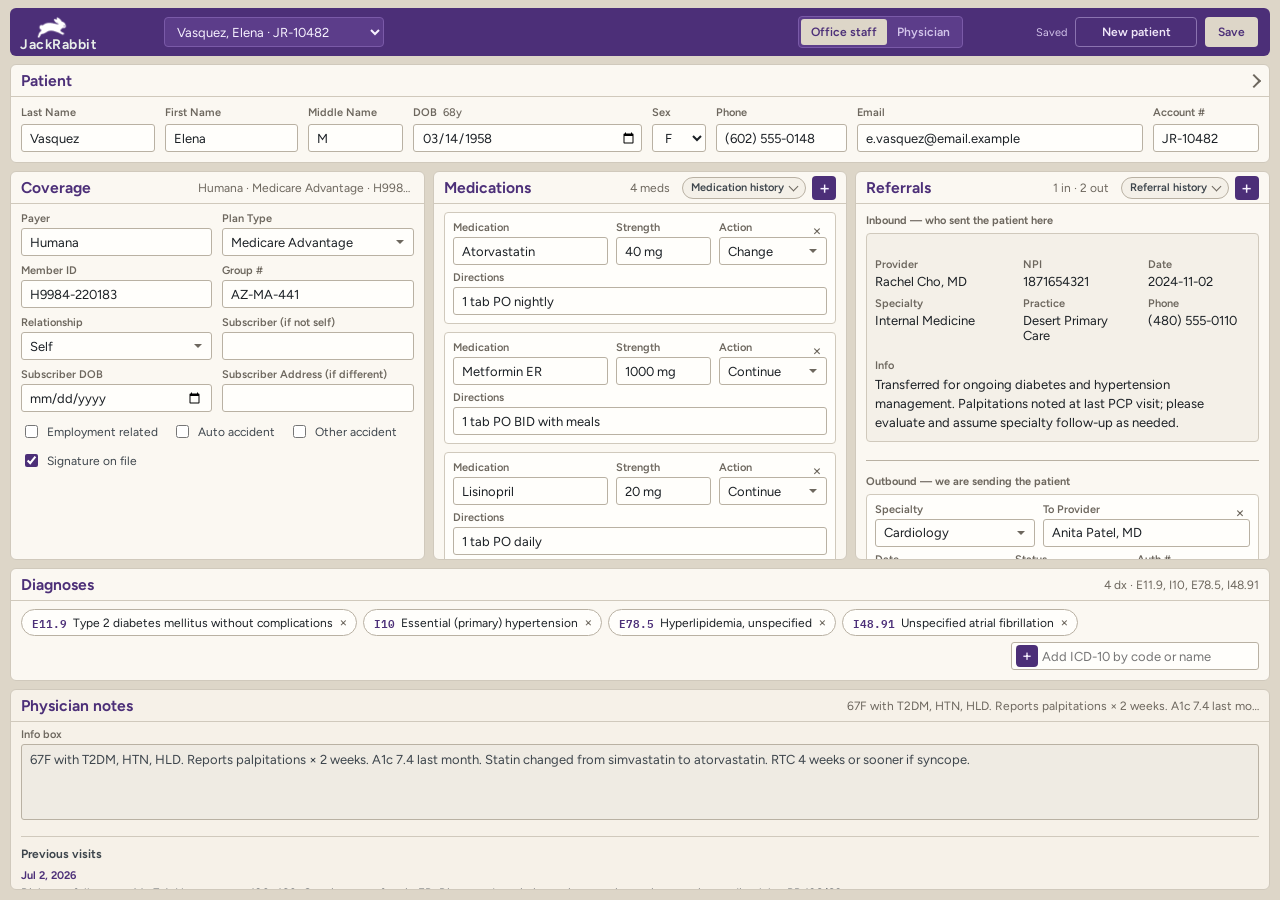
<file: index.html>
<!DOCTYPE html>
<html lang="en">
  <head>
    <meta charset="UTF-8" />
    <meta name="viewport" content="width=1280" />
    <title>JackRabbit — Patient chart</title>
    <link rel="preconnect" href="https://fonts.googleapis.com" />
    <link rel="preconnect" href="https://fonts.gstatic.com" crossorigin />
    <link
      href="https://fonts.googleapis.com/css2?family=Figtree:ital,wght@0,400;0,500;0,600;0,700;1,400&family=IBM+Plex+Mono:wght@500;600&display=swap"
      rel="stylesheet"
    />
    <link rel="stylesheet" href="css/app.css?v=27" />
  </head>
  <body data-role="staff">
    <div class="app" id="app">
      <header class="topbar">
        <div class="brand">
          <img
            class="logo-rabbit"
            src="img/jackrabbit-mark.png"
            alt=""
            width="41"
            height="25"
          />
          <div class="wordmark">JackRabbit</div>
        </div>
        <div class="patient-switch">
          <label class="visually-hidden" for="patientSelect">Patient</label>
          <select id="patientSelect"></select>
        </div>
        <div class="role" role="group" aria-label="Current user">
          <button type="button" id="roleStaff" aria-pressed="true">Office staff</button>
          <button type="button" id="rolePhysician" aria-pressed="false">Physician</button>
        </div>
        <div class="top-actions">
          <div class="save-meta" id="saveMeta">Saved</div>
          <div class="new-patient-slot">
            <button type="button" class="btn btn-ghost staff-field" id="btnNew">New patient</button>
            <button type="button" class="btn btn-ghost staff-field" id="btnCancelNew" hidden>Cancel</button>
          </div>
          <button type="button" class="btn btn-primary" id="btnSave">Save</button>
        </div>
      </header>

      <section class="panel identity" id="secIdentity" data-section="identity">
        <div class="panel-h collapsible" data-collapse="identity">
          <h2>Patient</h2>
          <span class="chevron" aria-hidden="true"></span>
        </div>
        <div class="panel-b">
          <div class="grid identity-main">
            <div class="field" data-required="lastName">
              <label for="lastName">Last Name</label>
              <input id="lastName" name="lastName" class="staff-field" autocomplete="off" />
            </div>
            <div class="field" data-required="firstName">
              <label for="firstName">First Name</label>
              <input id="firstName" name="firstName" class="staff-field" autocomplete="off" />
            </div>
            <div class="field field-middle">
              <label for="middleName">Middle Name</label>
              <input id="middleName" name="middleName" class="staff-field" autocomplete="off" />
            </div>
            <div class="field field-dob" data-required="dob">
              <label for="dob">DOB <span class="age" id="ageLabel"></span></label>
              <input id="dob" name="dob" type="date" class="staff-field" />
            </div>
            <div class="field" data-required="sex">
              <label for="sex">Sex</label>
              <select id="sex" name="sex" class="staff-field">
                <option value=""></option>
                <option value="F">F</option>
                <option value="M">M</option>
                <option value="X">X</option>
              </select>
            </div>
            <div class="field" data-required="phone">
              <label for="phone">Phone</label>
              <input id="phone" name="phone" class="staff-field" />
            </div>
            <div class="field">
              <label for="email">Email</label>
              <input id="email" name="email" type="email" class="staff-field" />
            </div>
            <div class="field">
              <label for="mrn">Account #</label>
              <input id="mrn" name="mrn" class="staff-field" />
            </div>
          </div>
          <div class="grid identity-more" id="identityMore" hidden>
            <div class="field">
              <label for="address">Street</label>
              <input id="address" name="address" class="staff-field" />
            </div>
            <div class="field">
              <label for="city">City</label>
              <input id="city" name="city" class="staff-field" />
            </div>
            <div class="field">
              <label for="state">State</label>
              <input id="state" name="state" maxlength="2" class="staff-field" />
            </div>
            <div class="field">
              <label for="zip">ZIP</label>
              <input id="zip" name="zip" class="staff-field" />
            </div>
            <div class="field">
              <label for="emergencyName">Emergency contact</label>
              <input id="emergencyName" name="emergencyName" class="staff-field" />
            </div>
            <div class="field">
              <label for="emergencyPhone">Emergency phone</label>
              <input id="emergencyPhone" name="emergencyPhone" class="staff-field" />
            </div>
          </div>
        </div>
      </section>

      <div class="columns">
        <section class="panel" id="secCoverage" data-section="coverage">
          <div class="panel-h static">
            <h2>Coverage</h2>
            <span class="summary" data-summary="coverage"></span>
          </div>
          <div class="panel-b">
            <div class="grid coverage-main">
              <div class="field" data-required="payerName">
                <label for="payerName">Payer</label>
                <input id="payerName" name="payerName" list="payerList" class="staff-field" />
              </div>
              <div class="field">
                <label for="insuranceType">Plan Type</label>
                <select id="insuranceType" name="insuranceType" class="staff-field"></select>
              </div>
              <div class="field" data-required="memberId">
                <label for="memberId">Member ID</label>
                <input id="memberId" name="memberId" class="staff-field" />
              </div>
              <div class="field">
                <label for="groupNumber">Group #</label>
                <input id="groupNumber" name="groupNumber" class="staff-field" />
              </div>
              <div class="field">
                <label for="relationship">Relationship</label>
                <select id="relationship" name="relationship" class="staff-field">
                  <option value="self">Self</option>
                  <option value="spouse">Spouse</option>
                  <option value="child">Child</option>
                  <option value="other">Other</option>
                </select>
              </div>
              <div class="field">
                <label for="subscriberName">Subscriber (if not self)</label>
                <input id="subscriberName" name="subscriberName" class="staff-field" />
              </div>
              <div class="field">
                <label for="subscriberDob">Subscriber DOB</label>
                <input id="subscriberDob" name="subscriberDob" type="date" class="staff-field" />
              </div>
              <div class="field">
                <label for="subscriberAddress">Subscriber Address (if different)</label>
                <input id="subscriberAddress" name="subscriberAddress" class="staff-field" />
              </div>
            </div>
            <div class="flags">
              <label class="check">
                <input type="checkbox" id="employmentRelated" name="employmentRelated" class="staff-field" />
                Employment related
              </label>
              <label class="check">
                <input type="checkbox" id="autoAccident" name="autoAccident" class="staff-field" />
                Auto accident
              </label>
              <label class="check">
                <input type="checkbox" id="otherAccident" name="otherAccident" class="staff-field" />
                Other accident
              </label>
              <label class="check">
                <input type="checkbox" id="signatureOnFile" name="signatureOnFile" class="staff-field" />
                Signature on file
              </label>
            </div>
          </div>
        </section>

        <section class="panel" id="secMeds" data-section="meds">
          <div class="panel-h static">
            <h2>Medications</h2>
            <span class="summary" data-summary="meds"></span>
            <div class="h-actions">
              <button type="button" class="history-toggle staff-field" id="btnMedHistory" aria-expanded="false">
                Medication history
                <span class="caret-mini" aria-hidden="true"></span>
              </button>
              <button type="button" class="btn-add staff-field" id="btnAddMed" aria-label="Add medication">+</button>
            </div>
          </div>
          <div class="panel-b">
            <div class="med-history" id="medHistory" hidden>
              <div class="range-row" id="medHistoryRanges" role="group" aria-label="History period"></div>
              <div id="medHistoryList"></div>
            </div>
            <div class="stack" id="medList"></div>
          </div>
        </section>

        <section class="panel" id="secReferrals" data-section="referrals">
          <div class="panel-h static">
            <h2>Referrals</h2>
            <span class="summary" data-summary="referrals"></span>
            <div class="h-actions">
              <button type="button" class="history-toggle staff-field" id="btnRefHistory" aria-expanded="false">
                Referral history
                <span class="caret-mini" aria-hidden="true"></span>
              </button>
              <button type="button" class="btn-add staff-field" id="btnAddRef" aria-label="Add outbound referral">+</button>
            </div>
          </div>
          <div class="panel-b">
            <div class="ref-history" id="refHistory" hidden>
              <div class="range-row" id="refHistoryRanges" role="group" aria-label="History period"></div>
              <div id="refHistoryList"></div>
            </div>
            <div class="subhead">Inbound — who sent the patient here</div>
            <div class="card inbound-card" id="inboundCard"></div>
            <hr class="ref-split" />
            <div class="subhead">Outbound — we are sending the patient</div>
            <div class="stack" id="refList"></div>
          </div>
        </section>
      </div>

      <section class="panel footer-dx" id="secDx" data-section="dx">
        <div class="panel-h static">
          <h2>Diagnoses</h2>
          <span class="summary" data-summary="dx"></span>
        </div>
        <div class="panel-b">
          <div class="dx-row">
            <div id="dxChips"></div>
            <div class="dx-add">
              <div class="dx-add-field">
                <button type="button" class="btn-add staff-field" id="btnAddDx" aria-label="Add diagnosis">+</button>
                <input
                  id="dxSearch"
                  class="staff-field"
                  placeholder="Add ICD-10 by code or name"
                  autocomplete="off"
                />
              </div>
              <div class="suggest" id="dxSuggest"></div>
            </div>
          </div>
        </div>
      </section>

      <section class="panel physician notes" id="secNotes" data-section="notes">
        <div class="panel-h static">
          <h2>Physician notes</h2>
          <span class="summary" data-summary="notes"></span>
        </div>
        <div class="panel-b">
          <div class="field">
            <label for="notes">Info box</label>
            <textarea id="notes" name="notes" class="physician-field"></textarea>
          </div>
          <div class="note-history">
            <h3>Previous visits</h3>
            <div id="noteHistoryList"></div>
          </div>
        </div>
      </section>
    </div>

    <div class="modal-backdrop" id="medCancelModal" hidden>
      <div class="modal" role="dialog" aria-modal="true" aria-labelledby="medCancelTitle">
        <h3 id="medCancelTitle">Remove medication</h3>
        <p class="modal-lead" id="medCancelLead"></p>
        <div class="field">
          <label for="medCancelReason">Reason for removing</label>
          <textarea id="medCancelReason" rows="3"></textarea>
        </div>
        <label class="check modal-check">
          <input type="checkbox" id="medCancelApproved" />
          I have the physician’s approval to remove this medication
        </label>
        <div class="modal-actions">
          <button type="button" class="btn btn-ghost-dark" id="medCancelDismiss">Keep medication</button>
          <button type="button" class="btn btn-danger-solid" id="medCancelConfirm" disabled>Remove</button>
        </div>
      </div>
    </div>

    <div class="modal-backdrop" id="refCancelModal" hidden>
      <div class="modal" role="dialog" aria-modal="true" aria-labelledby="refCancelTitle">
        <h3 id="refCancelTitle">Remove referral</h3>
        <p class="modal-lead" id="refCancelLead"></p>
        <div class="field">
          <label for="refCancelReason">Reason for removing</label>
          <textarea id="refCancelReason" rows="3"></textarea>
        </div>
        <label class="check modal-check">
          <input type="checkbox" id="refCancelApproved" />
          I have the physician’s approval to remove this referral
        </label>
        <div class="modal-actions">
          <button type="button" class="btn btn-ghost-dark" id="refCancelDismiss">Keep referral</button>
          <button type="button" class="btn btn-danger-solid" id="refCancelConfirm" disabled>Remove</button>
        </div>
      </div>
    </div>

    <datalist id="payerList"></datalist>
    <style>
      .visually-hidden {
        position: absolute;
        width: 1px;
        height: 1px;
        overflow: hidden;
        clip: rect(0 0 0 0);
      }
    </style>
    <script src="js/data.js?v=10"></script>
    <script src="js/app.js?v=20"></script>
  </body>
</html>
</file>
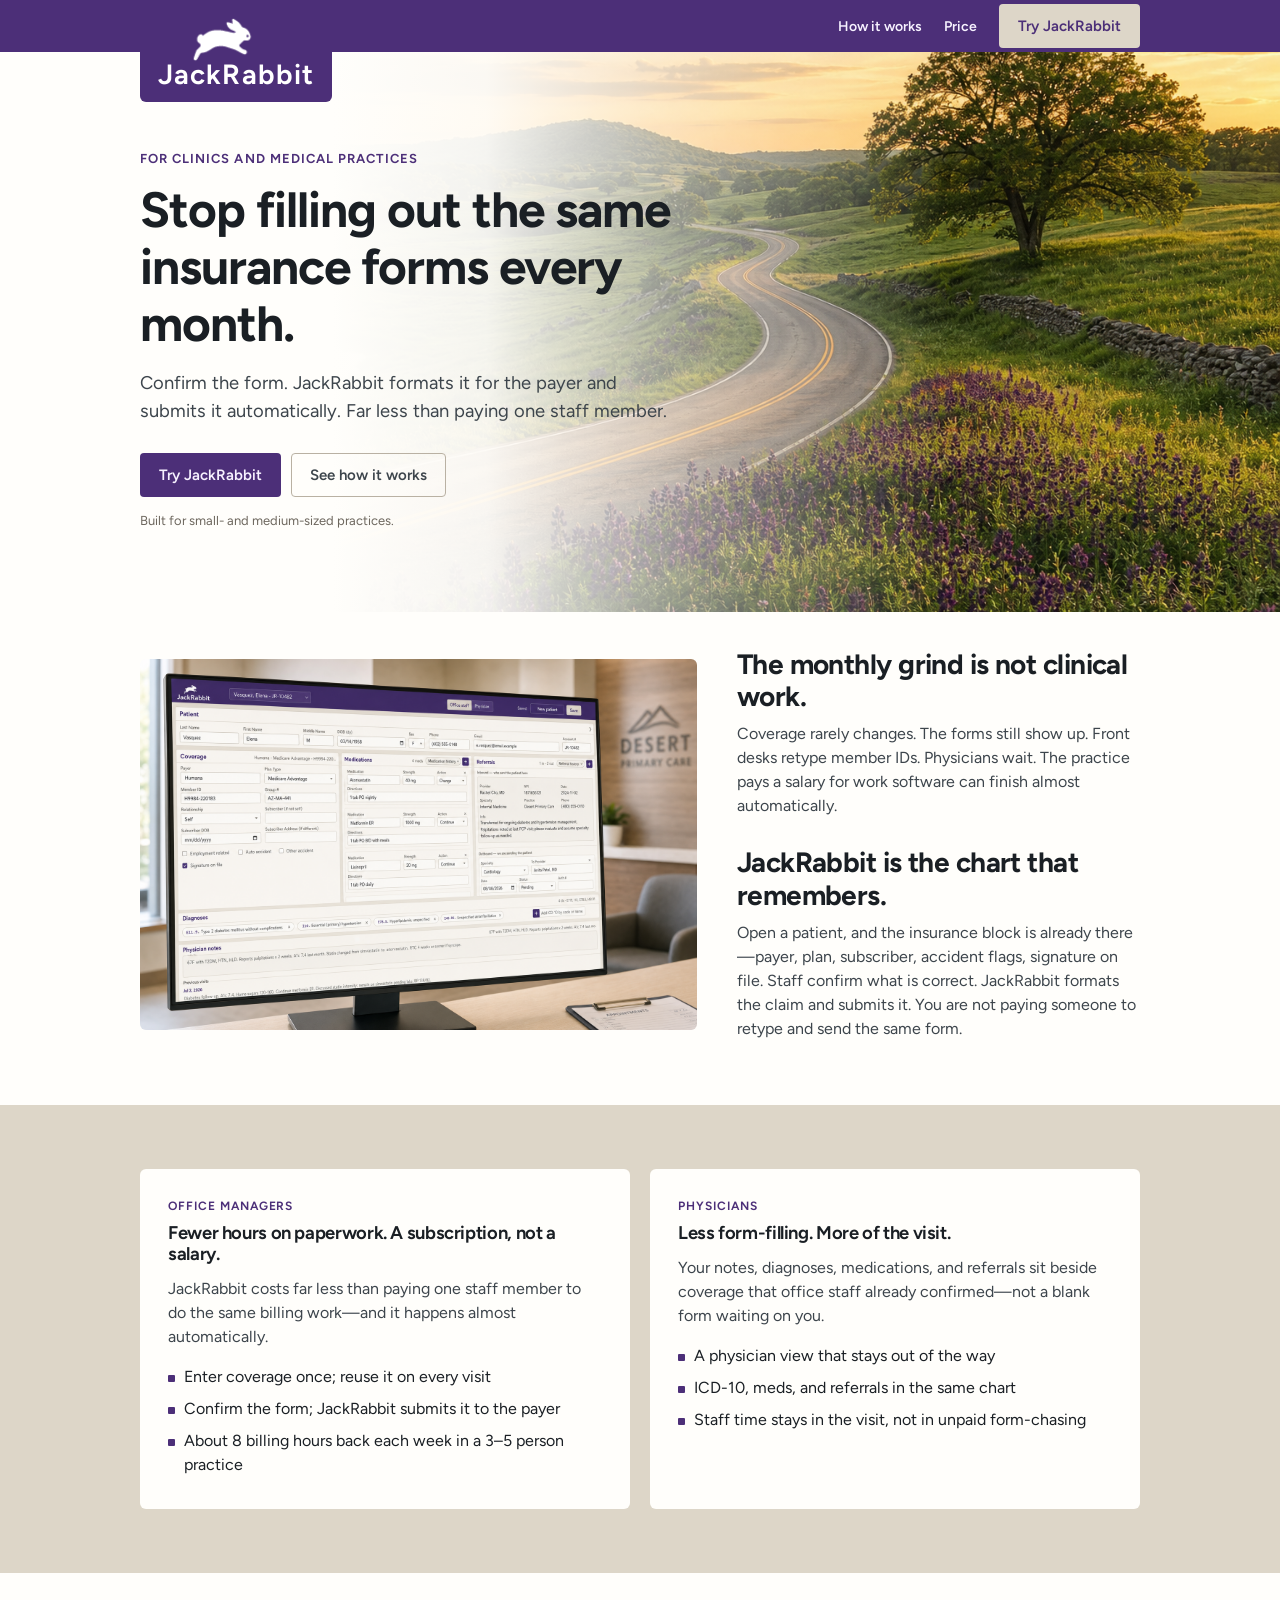
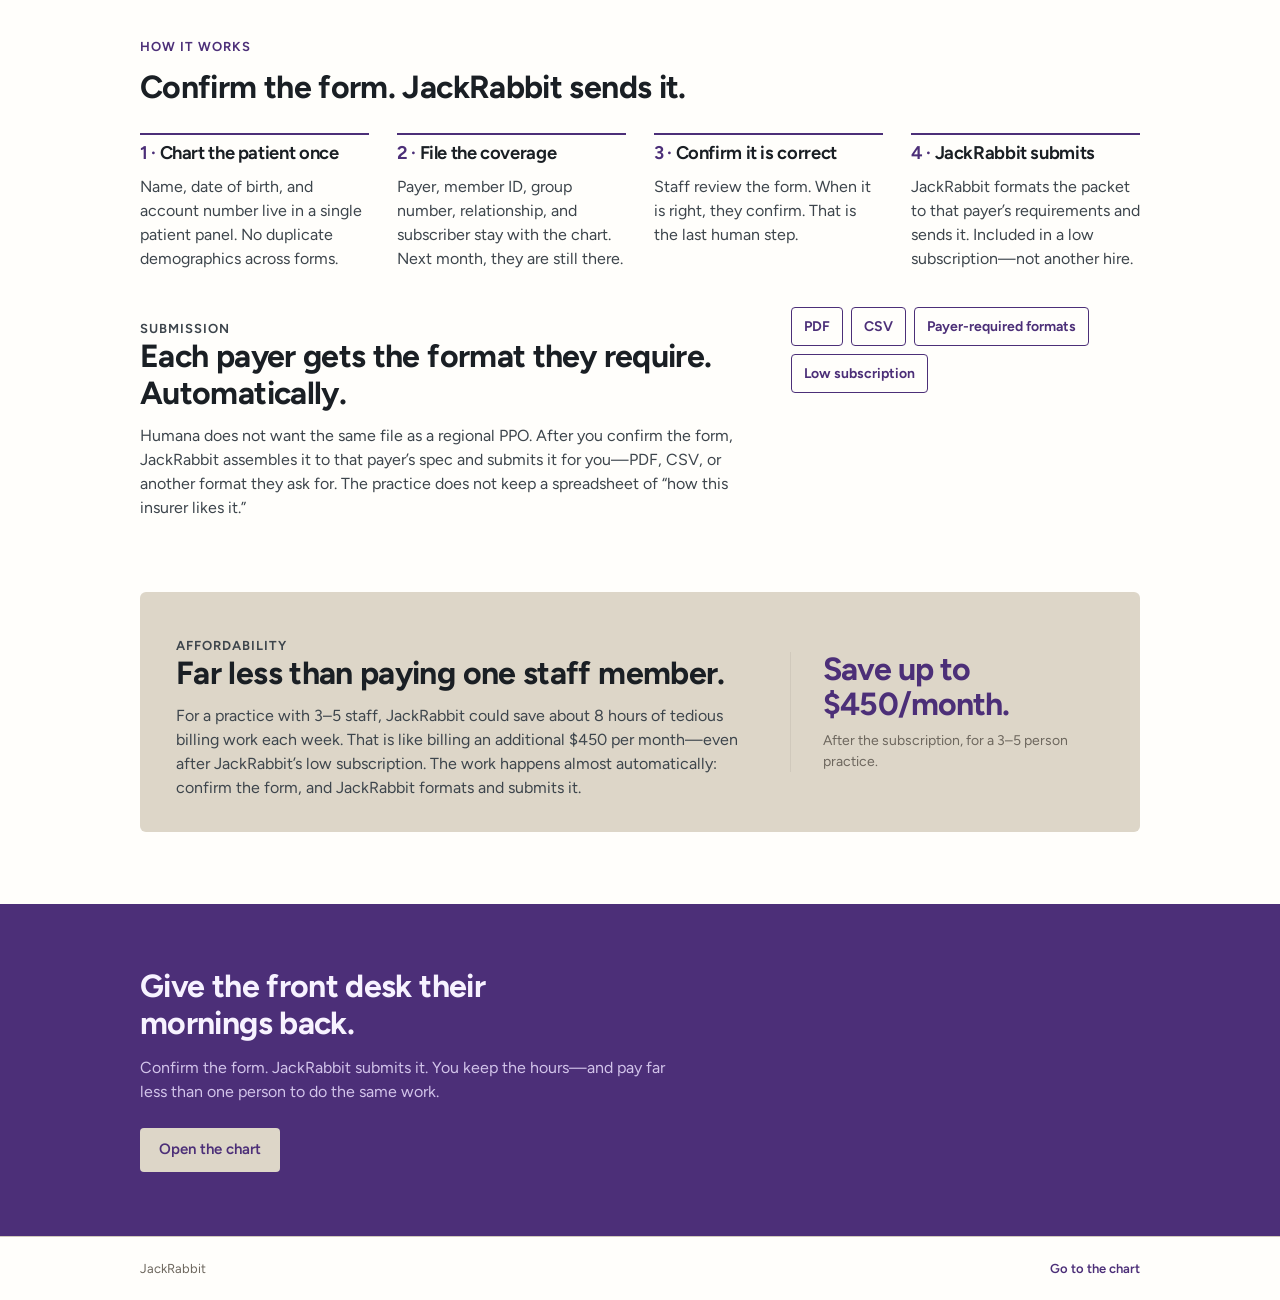
<file: landing.html>
<!DOCTYPE html>
<html lang="en">
  <head>
    <meta charset="UTF-8" />
    <meta name="viewport" content="width=device-width, initial-scale=1" />
    <title>JackRabbit — Insurance paperwork, without the payroll</title>
    <meta
      name="description"
      content="JackRabbit formats and submits insurance forms automatically. For a 3–5 person practice, that could mean about 8 fewer billing hours a week—roughly $450 extra, even after a low subscription. Far less than paying one staff member to do the same work."
    />
    <link rel="preconnect" href="https://fonts.googleapis.com" />
    <link rel="preconnect" href="https://fonts.gstatic.com" crossorigin />
    <link
      href="https://fonts.googleapis.com/css2?family=Figtree:ital,wght@0,400;0,500;0,600;0,700;1,400&display=swap"
      rel="stylesheet"
    />
    <link rel="stylesheet" href="css/landing.css" />
  </head>
  <body>
    <header class="nav">
      <div class="wrap nav-inner">
        <a class="brand" href="landing.html">
          <img
            class="logo-rabbit"
            src="img/jackrabbit-mark.png"
            alt=""
            width="41"
            height="25"
          />
          <span class="wordmark">JackRabbit</span>
        </a>
        <nav class="nav-links" aria-label="Page">
          <a href="#how">How it works</a>
          <a href="#savings">Price</a>
          <a class="btn btn-tan" href="index.html">Try JackRabbit</a>
        </nav>
      </div>
    </header>

    <main>
      <section class="hero">
        <div class="hero-bleed">
          <figure class="hero-art">
            <img
              src="img/hero-wildflowers.png?v=3"
              alt="A winding country road through green hills, a pond, and plum wildflowers."
              width="1600"
              height="900"
            />
          </figure>
          <div class="wrap">
            <div class="hero-copy">
              <p class="eyebrow">For clinics and medical practices</p>
              <h1>Stop filling out the same insurance forms every month.</h1>
              <p class="lede">
                Confirm the form. JackRabbit formats it for the payer and submits it
                automatically. Far less than paying one staff member.
              </p>
              <div class="hero-actions">
                <a class="btn btn-purple" href="index.html">Try JackRabbit</a>
                <a class="btn btn-ghost" href="#how">See how it works</a>
              </div>
              <p class="hero-note">Built for small- and medium-sized practices.</p>
            </div>
          </div>
        </div>
      </section>

      <section class="product">
        <div class="wrap product-row">
          <figure class="preview">
            <img
              src="img/product-desktop.png"
              alt="JackRabbit open on a clinic desktop, showing the full patient chart."
              width="1600"
              height="900"
            />
          </figure>
          <div class="pain-stack">
            <div>
              <h2>The monthly grind is not clinical work.</h2>
              <p>
                Coverage rarely changes. The forms still show up. Front desks retype
                member IDs. Physicians wait. The practice pays a salary for work
                software can finish almost automatically.
              </p>
            </div>
            <div>
              <h2>JackRabbit is the chart that remembers.</h2>
              <p>
                Open a patient, and the insurance block is already there—payer, plan,
                subscriber, accident flags, signature on file. Staff confirm what
                is correct. JackRabbit formats the claim and submits it. You are not
                paying someone to retype and send the same form.
              </p>
            </div>
          </div>
        </div>
      </section>

      <section class="split" id="who">
        <div class="wrap split-grid">
          <article class="audience">
            <p class="kicker">Office managers</p>
            <h3>Fewer hours on paperwork. A subscription, not a salary.</h3>
            <p>
              JackRabbit costs far less than paying one staff member to do the same
              billing work—and it happens almost automatically.
            </p>
            <ul>
              <li>Enter coverage once; reuse it on every visit</li>
              <li>Confirm the form; JackRabbit submits it to the payer</li>
              <li>About 8 billing hours back each week in a 3–5 person practice</li>
            </ul>
          </article>
          <article class="audience">
            <p class="kicker">Physicians</p>
            <h3>Less form-filling. More of the visit.</h3>
            <p>
              Your notes, diagnoses, medications, and referrals sit beside coverage
              that office staff already confirmed—not a blank form waiting on you.
            </p>
            <ul>
              <li>A physician view that stays out of the way</li>
              <li>ICD-10, meds, and referrals in the same chart</li>
              <li>Staff time stays in the visit, not in unpaid form-chasing</li>
            </ul>
          </article>
        </div>
      </section>

      <section class="steps" id="how">
        <div class="wrap">
          <p class="eyebrow">How it works</p>
          <h2>Confirm the form. JackRabbit sends it.</h2>
          <div class="step-list">
            <article class="step">
              <h3>Chart the patient once</h3>
              <p>
                Name, date of birth, and account number live in a single patient
                panel. No duplicate demographics across forms.
              </p>
            </article>
            <article class="step">
              <h3>File the coverage</h3>
              <p>
                Payer, member ID, group number, relationship, and subscriber stay
                with the chart. Next month, they are still there.
              </p>
            </article>
            <article class="step">
              <h3>Confirm it is correct</h3>
              <p>
                Staff review the form. When it is right, they confirm. That is the
                last human step.
              </p>
            </article>
            <article class="step">
              <h3>JackRabbit submits</h3>
              <p>
                JackRabbit formats the packet to that payer’s requirements and
                sends it. Included in a low subscription—not another hire.
              </p>
            </article>
          </div>
        </div>
      </section>

      <section class="formats" id="submit">
        <div class="wrap formats-grid">
          <div>
            <p class="eyebrow">Submission</p>
            <h2>Each payer gets the format they require. Automatically.</h2>
            <p>
              Humana does not want the same file as a regional PPO. After you confirm
              the form, JackRabbit assembles it to that payer’s spec and submits it
              for you—PDF, CSV, or another format they ask for. The practice does not
              keep a spreadsheet of “how this insurer likes it.”
            </p>
          </div>
          <ul class="format-list">
            <li>PDF</li>
            <li>CSV</li>
            <li>Payer-required formats</li>
            <li>Low subscription</li>
          </ul>
        </div>
      </section>

      <section class="savings" id="savings">
        <div class="wrap">
          <div class="savings-box">
            <div>
              <p class="eyebrow">Affordability</p>
              <h2>Far less than paying one staff member.</h2>
              <p>
                For a practice with 3–5 staff, JackRabbit could save about 8 hours of
                tedious billing work each week. That is like billing an additional
                $450 per month—even after JackRabbit’s low subscription. The work
                happens almost automatically: confirm the form, and JackRabbit
                formats and submits it.
              </p>
            </div>
            <div class="math">
              <strong>Save up to $450/month.</strong>
              <span>After the subscription, for a 3–5 person practice.</span>
            </div>
          </div>
        </div>
      </section>

      <section class="close">
        <div class="wrap">
          <h2>Give the front desk their mornings back.</h2>
          <p>
            Confirm the form. JackRabbit submits it. You keep the hours—and pay far
            less than one person to do the same work.
          </p>
          <div class="hero-actions">
            <a class="btn btn-tan" href="index.html">Open the chart</a>
          </div>
        </div>
      </section>
    </main>

    <footer class="foot">
      <div class="wrap foot-inner">
        <span>JackRabbit</span>
        <a href="index.html">Go to the chart</a>
      </div>
    </footer>
  </body>
</html>
</file>
<file: css/app.css>
:root {
  --header-h: 48px;
  --ink: #1a1f24;
  --ink-soft: #3d454c;
  --muted: #6d675e;
  --bg: #ddd6c8;
  --panel: #fbf8f2;
  --panel-2: #f4f0e8;
  --physician: #f6f1e8;
  --physician-edge: #4c2f78;
  --line: #d0c9bc;
  --line-strong: #b9b1a3;
  --header: #4c2f78;
  --header-2: #5c3d8a;
  --tan: #ddd6c8;
  --tan-deep: #cfc3b0;
  --teal: #4c2f78;
  --teal-hover: #3a215e;
  --teal-soft: #e8dfd0;
  --alert: #9a3412;
  --alert-bg: #fbe6d4;
  --ok: #6b5a3c;
  --ok-bg: #efe6d6;
  --pending: #854d0e;
  --white: #fffefb;
  --focus: #4c2f78;
  --danger: #9f1239;
  --radius: 6px;
  --font: "SF Compact Text", "SF Compact", Figtree, "Segoe UI", system-ui, sans-serif;
  --mono: "SF Mono", "IBM Plex Mono", ui-monospace, monospace;
}

*,
*::before,
*::after {
  box-sizing: border-box;
}

html,
body {
  height: 100%;
  margin: 0;
  min-width: 1280px;
}

body {
  font-family: var(--font);
  color: var(--ink);
  background: var(--bg);
  overflow-x: auto;
  overflow-y: hidden;
}

button,
input,
select,
textarea {
  font-family: inherit;
}

[hidden] {
  display: none !important;
}

.app {
  height: 100vh;
  height: 100dvh;
  min-width: 1280px;
  display: grid;
  grid-template-rows: var(--header-h) auto auto auto minmax(0, 1fr);
  gap: 8px;
  padding: 8px 10px 10px;
  overflow: hidden;
}

body[data-role="physician"] .app {
  grid-template-rows: var(--header-h) minmax(0, 1fr);
}

/* Header */
.topbar {
  display: flex;
  align-items: center;
  gap: 16px;
  background: var(--header);
  color: #e8efe9;
  border-radius: var(--radius);
  padding: 0 12px 0 10px;
  min-height: var(--header-h);
}

.brand {
  display: flex;
  flex-direction: column;
  align-items: center;
  justify-content: center;
  gap: 1px;
  flex: 0 0 auto;
  line-height: 1;
}

.logo-rabbit {
  height: 25.3px;
  width: auto;
  display: block;
  flex: 0 0 auto;
  transform: translate(-8px, 2px);
}

.wordmark {
  font-size: 13.92px;
  font-weight: 650;
  letter-spacing: 0.04em;
  line-height: 1;
}

.patient-switch {
  display: flex;
  align-items: center;
  gap: 8px;
  flex: 1 1 auto;
  min-width: 0;
  margin-left: 50px;
}

.patient-switch select {
  height: 30px;
  min-width: 220px;
  max-width: 320px;
  border: 1px solid #7a5aa8;
  background: var(--header-2);
  color: #f7f2ff;
  border-radius: 4px;
  padding: 0 8px;
  font-size: 13px;
}

.role {
  display: flex;
  flex: 0 0 auto;
  background: var(--header-2);
  border-radius: 4px;
  padding: 2px;
  border: 1px solid #7a5aa8;
}

.role button {
  height: 26px;
  padding: 0 10px;
  border: 0;
  background: transparent;
  color: #d2c4ea;
  font-size: 12px;
  font-weight: 600;
  border-radius: 3px;
  cursor: pointer;
}

.role button[aria-pressed="true"] {
  background: var(--tan);
  color: var(--header);
}

.top-actions {
  display: flex;
  align-items: center;
  gap: 8px;
  flex: 0 0 auto;
  margin-left: auto;
}

.new-patient-slot {
  display: grid;
  min-width: 7.6rem;
}

.new-patient-slot > button {
  grid-area: 1 / 1;
}

.save-meta {
  font-size: 11px;
  color: #d2c4ea;
  min-width: 88px;
  text-align: right;
}

.save-meta.is-dirty {
  color: #f3c077;
}

.save-meta.is-error {
  color: #fecdd3;
  min-width: 160px;
}

.btn {
  height: 30px;
  padding: 0 12px;
  border-radius: 4px;
  border: 1px solid transparent;
  font-size: 12px;
  font-weight: 600;
  cursor: pointer;
}

.btn-ghost {
  background: transparent;
  border-color: #8b73b0;
  color: #efe6f8;
}

.btn-ghost:hover {
  background: #5c3d8a;
}

.btn-primary {
  background: var(--tan);
  color: var(--header);
}

.btn-primary:hover {
  background: var(--tan-deep);
}

.btn-tiny {
  height: 24px;
  padding: 0 8px;
  font-size: 11px;
}

.btn-add {
  width: 24px;
  height: 24px;
  padding: 0;
  border: 0;
  border-radius: 4px;
  background: var(--header);
  color: #f7f2ff;
  font-size: 18px;
  font-weight: 500;
  line-height: 1;
  cursor: pointer;
}

.btn-add:hover {
  background: var(--header-2);
}

.btn-add:disabled {
  opacity: 0.4;
  cursor: not-allowed;
}

.btn-danger {
  background: transparent;
  border-color: #e8b4c0;
  color: var(--danger);
}

/* Panels */
.panel {
  background: var(--panel);
  border: 1px solid var(--line);
  border-radius: var(--radius);
  min-height: 0;
  display: flex;
  flex-direction: column;
}

.panel.physician {
  background: var(--physician);
  border-color: var(--line);
  border-left: 3px solid var(--physician-edge);
}

.panel-h {
  display: flex;
  align-items: center;
  gap: 8px;
  min-height: 32px;
  padding: 0 10px;
  border-bottom: 1px solid var(--line);
  flex: 0 0 auto;
  user-select: none;
}

.panel-h.collapsible {
  cursor: pointer;
}

.panel-h.static {
  cursor: default;
}

.panel.collapsed .panel-h {
  border-bottom: 0;
}

.panel-h h2 {
  margin: 0;
  font-size: 15.6px;
  font-weight: 650;
  letter-spacing: 0;
  color: var(--header);
}

.who {
  font-size: 11px;
  font-weight: 600;
  letter-spacing: 0;
  padding: 1px 6px;
  border-radius: 3px;
  background: var(--panel-2);
  color: var(--muted);
}

.panel.physician .who {
  background: var(--teal-soft);
  color: var(--teal);
}

.summary {
  margin-left: auto;
  font-size: 12px;
  color: var(--muted);
  white-space: nowrap;
  overflow: hidden;
  text-overflow: ellipsis;
  max-width: 55%;
}

.chevron {
  width: 10px;
  height: 10px;
  border-right: 2px solid var(--muted);
  border-bottom: 2px solid var(--muted);
  transform: rotate(45deg);
  margin-top: -3px;
  margin-left: auto;
  flex: 0 0 auto;
}

.panel.collapsed .chevron {
  transform: rotate(-45deg);
  margin-top: 0;
}

.panel-b {
  padding: 8px 10px 10px;
  min-height: 0;
  overflow: auto;
  flex: 1 1 auto;
}

.columns .panel-b {
  padding: 8px 10px 12px;
}

.panel.collapsed .panel-b {
  display: none;
}

.panel-h .h-actions {
  margin-left: 4px;
  display: flex;
  align-items: center;
  gap: 6px;
}

.panel-h .h-actions button {
  cursor: pointer;
}

.identity {
  min-height: min-content;
}

.identity .panel-b {
  overflow: visible;
  flex: 0 0 auto;
  min-height: auto;
}

.identity:not(.extras-open) .chevron {
  transform: rotate(-45deg);
  margin-top: 0;
}

.identity.extras-open .chevron {
  transform: rotate(45deg);
  margin-top: -3px;
}

.grid {
  display: grid;
  gap: 8px 10px;
}

.identity-main {
  display: grid;
  align-items: end;
  gap: 8px 10px;
  grid-template-columns:
    minmax(6.5rem, 0.7fr)
    minmax(6.5rem, 0.7fr)
    5.9rem
    minmax(calc(13rem - 100px), 1.2fr)
    3.4rem
    8.2rem
    minmax(calc(7rem + 100px), 1.5fr)
    6.6rem;
}

.identity-main .field input,
.identity-main .field select {
  height: 28px;
  min-height: 28px;
  max-height: 28px;
}

.identity-main .field label {
  height: 16px;
  line-height: 16px;
  display: flex;
  align-items: center;
  white-space: nowrap;
}

.identity-more {
  grid-template-columns: 1.6fr 1fr 70px 90px 1.2fr 130px;
  margin-top: 8px;
  padding-top: 8px;
  border-top: 1px dashed var(--line);
}

.field label {
  display: block;
  font-size: 11px;
  font-weight: 600;
  letter-spacing: 0;
  color: var(--muted);
  margin-bottom: 3px;
}

.field input,
.field select,
.field textarea {
  width: 100%;
  height: 28px;
  border: 1px solid var(--line-strong);
  background: var(--white);
  border-radius: 3px;
  padding: 0 8px;
  font-size: 13px;
  color: var(--ink);
}

.columns .field input,
.columns .field select {
  padding: 0 8px;
  padding-left: 8px;
  text-align: left;
  text-indent: 0;
  box-sizing: border-box;
}

.columns .field select {
  appearance: none;
  -webkit-appearance: none;
  padding-right: 22px;
  background-image: url("data:image/svg+xml;utf8,<svg xmlns='http://www.w3.org/2000/svg' width='10' height='6' viewBox='0 0 10 6'><path fill='%236d675e' d='M1 1l4 4 4-4'/></svg>");
  background-repeat: no-repeat;
  background-position: right 8px center;
  background-color: var(--white);
}

.columns .field input[type="date"] {
  padding-left: 8px;
}

.columns .field input[type="date"]::-webkit-datetime-edit,
.columns .field input[type="date"]::-webkit-datetime-edit-fields-wrapper,
.columns .field input[type="date"]::-webkit-datetime-edit-text,
.columns .field input[type="date"]::-webkit-datetime-edit-month-field,
.columns .field input[type="date"]::-webkit-datetime-edit-day-field,
.columns .field input[type="date"]::-webkit-datetime-edit-year-field {
  padding: 0;
  margin: 0;
}

.field textarea {
  height: auto;
  min-height: 72px;
  padding: 6px 8px;
  resize: none;
  line-height: 1.4;
}

.field input:focus,
.field select:focus,
.field textarea:focus {
  outline: 2px solid var(--teal);
  outline-offset: 0;
  border-color: var(--teal);
}

.field.invalid input,
.field.invalid select {
  border-color: var(--danger);
  background: #fff5f7;
}

.identity-main .field-middle input {
  width: 5.9rem;
}

.identity-main .field-dob input[type="date"] {
  min-width: calc(13rem - 100px);
  width: 100%;
  padding-right: 4px;
}

.age {
  font-size: 11px;
  color: var(--muted);
  margin-left: 6px;
  font-weight: 500;
}

.check {
  display: flex;
  align-items: center;
  gap: 6px;
  font-size: 12px;
  color: var(--ink-soft);
  height: 28px;
  margin-top: 16px;
}

.check input {
  accent-color: var(--teal);
}

/* Columns */
.columns {
  display: grid;
  grid-template-columns: 1fr 1fr 1fr;
  gap: 8px;
  min-height: 0;
  align-items: stretch;
}

.columns .panel {
  min-height: 0;
}

.coverage-main {
  grid-template-columns: 1fr 1fr;
}

.span-2 {
  grid-column: span 2;
}

.flags {
  display: flex;
  flex-wrap: wrap;
  gap: 10px 14px;
  margin-top: 10px;
}

.flags .check {
  margin-top: 0;
  height: auto;
}

/* Meds / referrals lists */
.stack {
  display: flex;
  flex-direction: column;
  gap: 8px;
}

.card {
  background: var(--white);
  border: 1px solid var(--line);
  border-radius: 4px;
  padding: 8px;
  position: relative;
}

.card.med-card.is-new,
.card.ref-card.is-new {
  border: 2px solid var(--header);
  padding: 7px;
}

.card.med-card .remove,
.card.ref-card .remove {
  position: absolute;
  top: 6px;
  right: 6px;
  z-index: 1;
  align-self: auto;
  margin: 0;
}

.card-grid {
  display: grid;
  grid-template-columns: 1.2fr 0.7fr 1.3fr 108px;
  gap: 6px 8px;
}

.card-grid.med-top {
  grid-template-columns: 1.3fr 0.8fr 108px;
}

.med-directions {
  margin-top: 6px;
}

.card-grid.ref-top {
  grid-template-columns: 1fr 1.3fr;
}

.card-grid.ref-meta {
  grid-template-columns: 1fr 1fr 1fr;
  margin-top: 6px;
}

.ref-reason {
  margin-top: 6px;
}

.inbound-card {
  background: var(--panel-2);
}

.readonly-grid {
  display: grid;
  grid-template-columns: 1.2fr 1fr 0.9fr;
  gap: 8px 12px;
}

.readonly-grid div dt {
  font-size: 11px;
  font-weight: 600;
  color: var(--muted);
}

.readonly-grid div dd {
  margin: 3px 0 0;
  font-size: 13px;
  color: var(--ink);
}

.readonly-info {
  margin-top: 10px;
  width: 100%;
}

.readonly-info .readonly-label {
  font-size: 11px;
  font-weight: 600;
  color: var(--muted);
}

.readonly-info p {
  margin: 4px 0 0;
  font-size: 13px;
  line-height: 1.45;
  color: var(--ink);
}

.ref-split {
  border: 0;
  border-top: 1px solid var(--line-strong);
  margin: 18px 0 14px;
}

.subhead {
  font-size: 11px;
  font-weight: 650;
  letter-spacing: 0;
  color: var(--muted);
  margin: 2px 0 6px;
}

.remove {
  width: 24px;
  height: 24px;
  border: 0;
  background: transparent;
  color: var(--muted);
  cursor: pointer;
  font-size: 16px;
  line-height: 1;
  align-self: end;
  margin-bottom: 2px;
}

.remove:hover {
  color: var(--danger);
}

.status {
  display: inline-block;
  font-size: 11px;
  font-weight: 650;
  letter-spacing: 0;
  padding: 2px 6px;
  border-radius: 3px;
}

.status-pending,
.status-requested {
  background: var(--alert-bg);
  color: var(--alert);
}

.status-authorized,
.status-scheduled {
  background: var(--ok-bg);
  color: var(--ok);
}

.status-denied {
  background: #fde2e8;
  color: var(--danger);
}

.history-toggle {
  display: inline-flex;
  align-items: center;
  gap: 6px;
  height: 24px;
  padding: 0 10px;
  border: 1px solid var(--line-strong);
  border-radius: 999px;
  background: var(--white);
  color: var(--ink-soft);
  font-size: 11px;
  font-weight: 600;
  cursor: pointer;
}

.panel-h .history-toggle {
  height: 22px;
  padding: 0 8px;
  background: var(--panel-2);
}

.history-toggle[aria-expanded="true"] {
  background: var(--tan-deep);
  border-color: #c4b49a;
  color: #3d3428;
}

.caret-mini {
  width: 7px;
  height: 7px;
  border-right: 1.5px solid var(--muted);
  border-bottom: 1.5px solid var(--muted);
  transform: rotate(45deg);
  margin-top: -3px;
}

.history-toggle[aria-expanded="true"] .caret-mini {
  transform: rotate(-135deg);
  margin-top: 3px;
}

.med-history,
.ref-history {
  background: var(--panel-2);
  border: 1px solid var(--line);
  border-radius: 4px;
  padding: 8px;
  margin-bottom: 8px;
}

.range-row {
  display: flex;
  flex-wrap: wrap;
  gap: 4px;
  margin-bottom: 8px;
}

.range-row button {
  height: 22px;
  padding: 0 8px;
  border: 1px solid var(--line-strong);
  border-radius: 3px;
  background: var(--white);
  color: var(--ink-soft);
  font-size: 11px;
  cursor: pointer;
}

.range-row button[aria-pressed="true"] {
  background: var(--tan-deep);
  border-color: #c4b49a;
  color: #3d3428;
}

.history-row {
  font-size: 12px;
  padding: 6px 0;
  border-top: 1px solid var(--line);
}

.history-row:first-of-type {
  border-top: 0;
}

.history-row strong {
  font-weight: 650;
}

.history-meta {
  color: var(--muted);
  font-size: 11px;
  margin-top: 2px;
}

.modal-backdrop {
  position: fixed;
  inset: 0;
  background: rgb(26 31 36 / 40%);
  display: none;
  place-items: center;
  z-index: 50;
  padding: 16px;
}

.modal-backdrop.open {
  display: grid;
}

.modal {
  background: var(--panel);
  border: 1px solid var(--line-strong);
  border-radius: 8px;
  width: min(440px, 100%);
  padding: 16px 18px 14px;
}

.modal h3 {
  margin: 0 0 8px;
  font-size: 16px;
  font-weight: 650;
}

.modal-lead {
  margin: 0 0 12px;
  font-size: 13px;
  color: var(--ink-soft);
}

.modal .field textarea {
  min-height: 64px;
  height: 64px;
}

.modal-check {
  margin: 10px 0 14px;
  height: auto;
  align-items: flex-start;
}

.modal-actions {
  display: flex;
  justify-content: flex-end;
  gap: 8px;
}

.btn-ghost-dark {
  background: transparent;
  border: 1px solid var(--line-strong);
  color: var(--ink-soft);
}

.btn-ghost-dark:hover {
  background: var(--panel-2);
}

.btn-danger-solid {
  background: var(--danger);
  color: #fff;
}

.btn-danger-solid:disabled {
  opacity: 0.4;
  cursor: not-allowed;
}

/* Diagnoses + notes footer */
.footer-dx {
  min-height: 0;
}

.dx-row {
  display: flex;
  flex-wrap: wrap;
  gap: 6px;
  align-items: center;
}

#dxChips {
  display: flex;
  flex-wrap: wrap;
  gap: 6px;
  min-width: 0;
  flex: 1 1 auto;
}

.chip {
  display: inline-flex;
  align-items: center;
  gap: 6px;
  background: var(--white);
  border: 1px solid var(--line-strong);
  border-radius: 999px;
  padding: 3px 8px 3px 10px;
  font-size: 12px;
}

.chip code {
  font-family: var(--mono);
  font-size: 11px;
  font-weight: 600;
  color: var(--teal);
}

.chip button {
  border: 0;
  background: transparent;
  color: var(--muted);
  cursor: pointer;
  font-size: 14px;
  line-height: 1;
  padding: 0;
}

.dx-add {
  display: flex;
  align-items: center;
  margin-left: auto;
  position: relative;
}

.dx-add-field {
  display: flex;
  align-items: center;
  height: 28px;
  width: 248px;
  border: 1px solid var(--line-strong);
  border-radius: 3px;
  background: var(--white);
  padding: 2px 8px 2px 4px;
  gap: 4px;
}

.dx-add-field:focus-within {
  outline: 2px solid var(--teal);
  outline-offset: 0;
  border-color: var(--teal);
}

.dx-add-field .btn-add {
  flex: 0 0 auto;
  width: 22px;
  height: 22px;
  font-size: 16px;
}

.dx-add-field input {
  flex: 1 1 auto;
  min-width: 0;
  height: 22px;
  width: auto;
  border: 0;
  padding: 0;
  font-size: 13px;
  background: transparent;
}

.dx-add-field input:focus {
  outline: none;
}

.suggest {
  position: absolute;
  top: 100%;
  left: 0;
  width: 320px;
  max-height: 180px;
  overflow: auto;
  background: var(--white);
  border: 1px solid var(--line-strong);
  border-radius: 4px;
  z-index: 20;
  margin-top: 4px;
  display: none;
}

.suggest.open {
  display: block;
}

.suggest button {
  display: block;
  width: 100%;
  text-align: left;
  border: 0;
  background: transparent;
  padding: 6px 10px;
  font-size: 12px;
  cursor: pointer;
}

.suggest button:hover,
.suggest button.active {
  background: var(--teal-soft);
}

.suggest button code {
  font-family: var(--mono);
  font-weight: 600;
  color: var(--teal);
  margin-right: 6px;
}

.notes .panel-b {
  padding: 6px 10px 8px;
  overflow: auto;
}

.notes textarea {
  min-height: 76px;
  height: 76px;
  max-height: 200px;
}

.note-history {
  margin-top: 12px;
  padding-top: 10px;
  border-top: 1px solid var(--line);
  max-height: 180px;
  overflow: auto;
}

.note-history h3 {
  margin: 0 0 8px;
  font-size: 12px;
  font-weight: 650;
  color: var(--ink-soft);
}

.visit-note {
  margin-bottom: 10px;
}

.visit-note time {
  display: block;
  font-size: 11px;
  font-weight: 650;
  color: var(--header);
  margin-bottom: 3px;
}

.visit-note p {
  margin: 0;
  font-size: 12px;
  line-height: 1.45;
  color: var(--ink-soft);
}

body[data-role="staff"] .physician-field:disabled,
body[data-role="physician"] .staff-field:disabled {
  background: #efebe3;
  color: var(--ink-soft);
  cursor: not-allowed;
}

body[data-role="staff"] .notes.physician {
  border-left: 1px solid var(--line);
  min-height: 0;
}

body[data-role="staff"] .notes .panel-b {
  display: flex;
  flex-direction: column;
  min-height: 0;
  overflow: auto;
}

body[data-role="staff"] .note-history {
  flex: 0 0 auto;
  min-height: 0;
  max-height: none;
  overflow: visible;
}

body[data-role="physician"] .identity,
body[data-role="physician"] .columns,
body[data-role="physician"] .footer-dx {
  display: none;
}

body[data-role="physician"] #btnNew,
body[data-role="physician"] #btnCancelNew {
  visibility: hidden;
  pointer-events: none;
}

body[data-role="physician"] .notes {
  min-height: 0;
}

body[data-role="physician"] .notes textarea {
  height: 200px;
  min-height: 200px;
  max-height: 200px;
}

/* Short viewports: keep page from scrolling; panels absorb it */
@media (max-height: 800px) {
  .notes textarea {
    min-height: 56px;
    height: 56px;
  }
}
</file>
<file: css/landing.css>
:root {
  --ink: #1a1f24;
  --ink-soft: #3d454c;
  --muted: #6d675e;
  --white: #fffefb;
  --tan: #ddd6c8;
  --tan-deep: #cfc3b0;
  --purple: #4c2f78;
  --purple-2: #5c3d8a;
  --purple-hover: #3a215e;
  --purple-soft: #efe6f8;
  --panel: #fbf8f2;
  --line: #d0c9bc;
  --font: "SF Compact Text", "SF Compact", Figtree, "Segoe UI", system-ui, sans-serif;
  --radius: 6px;
}

*,
*::before,
*::after {
  box-sizing: border-box;
}

html {
  scroll-behavior: smooth;
}

body {
  margin: 0;
  font-family: var(--font);
  color: var(--ink);
  background: var(--white);
  line-height: 1.5;
}

img {
  display: block;
  max-width: 100%;
}

a {
  color: inherit;
}

.wrap {
  width: min(1080px, 100%);
  margin-inline: auto;
  padding-inline: 40px;
}

.nav {
  position: sticky;
  top: 0;
  z-index: 10;
  background: var(--purple);
  color: #f7f2ff;
  overflow: visible;
}

.nav-inner {
  display: flex;
  align-items: center;
  justify-content: space-between;
  gap: 16px;
  height: 52px;
  min-height: 52px;
}

.brand {
  display: flex;
  flex-direction: column;
  align-items: center;
  justify-content: flex-start;
  align-self: flex-start;
  gap: 2px;
  flex: 0 0 auto;
  line-height: 1;
  text-decoration: none;
  color: #f7f2ff;
  position: relative;
  z-index: 11;
  background: var(--purple);
  padding: 8px 18px 14px;
  border-radius: 0 0 var(--radius) var(--radius);
}

.logo-rabbit {
  height: 50.6px;
  width: auto;
  display: block;
  flex: 0 0 auto;
  transform: translate(-16px, 4px);
}

.wordmark {
  font-size: 27.84px;
  font-weight: 650;
  letter-spacing: 0.04em;
  line-height: 1;
  color: #ffffff;
}

.nav-links {
  display: flex;
  align-items: center;
  gap: 22px;
}

.nav-links a:not(.btn) {
  text-decoration: none;
  font-size: 14px;
  font-weight: 600;
  color: #f7f2ff;
}

.nav-links a:not(.btn):hover {
  color: var(--tan);
}

.btn {
  display: inline-flex;
  align-items: center;
  justify-content: center;
  height: 44px;
  padding: 0 18px;
  border-radius: 4px;
  border: 1px solid transparent;
  font-family: inherit;
  font-size: 15px;
  font-weight: 600;
  text-decoration: none;
  cursor: pointer;
}

.btn-purple {
  background: var(--purple);
  color: #f7f2ff;
}

.btn-purple:hover {
  background: var(--purple-hover);
}

.btn-tan {
  background: var(--tan);
  color: var(--purple);
}

.btn-tan:hover {
  background: var(--tan-deep);
}

.btn-ghost {
  background: transparent;
  border-color: var(--line-strong, #b9b1a3);
  color: var(--ink-soft);
}

.btn-ghost:hover {
  background: var(--panel);
}

.hero {
  padding: 0 0 28px;
}

.hero-bleed {
  position: relative;
  display: flex;
  align-items: center;
  min-height: 560px;
  overflow: hidden;
}

.hero-bleed .wrap {
  position: relative;
  z-index: 1;
}

.hero-copy {
  max-width: 36rem;
  padding: 72px 0 56px;
}

.hero-art {
  position: absolute;
  top: 0;
  right: 0;
  bottom: 0;
  left: 0;
  margin: 0;
  padding: 0;
  pointer-events: none;
}

.hero-art img {
  width: 100%;
  height: 100%;
  max-width: none;
  object-fit: cover;
  object-position: 78% 45%;
}

.hero-art::after {
  content: "";
  position: absolute;
  top: 0;
  right: 0;
  bottom: 0;
  left: 0;
  background: linear-gradient(
    to right,
    var(--white) 0%,
    var(--white) 26%,
    rgb(255 254 251 / 0.94) 38%,
    rgb(255 254 251 / 0.45) 56%,
    rgb(255 254 251 / 0) 74%
  );
}

.eyebrow {
  margin: 0 0 12px;
  font-size: 13px;
  font-weight: 650;
  letter-spacing: 0.08em;
  text-transform: uppercase;
  color: var(--purple);
}

h1,
h2,
h3 {
  margin: 0;
  line-height: 1.15;
  letter-spacing: -0.02em;
}

h1 {
  font-size: clamp(2.1rem, 4vw, 3.1rem);
  font-weight: 700;
}

h2 {
  font-size: clamp(1.6rem, 2.6vw, 2rem);
  font-weight: 700;
}

h3 {
  font-size: 1.15rem;
  font-weight: 650;
}

.lede {
  margin: 18px 0 0;
  font-size: 1.15rem;
  color: var(--ink-soft);
  max-width: 34rem;
}

.hero-actions {
  display: flex;
  flex-wrap: wrap;
  gap: 10px;
  margin-top: 28px;
}

.hero-note {
  margin: 14px 0 0;
  font-size: 13px;
  color: var(--muted);
}

.product {
  padding: 8px 0 64px;
}

.product-row {
  display: grid;
  grid-template-columns: minmax(0, 0.58fr) minmax(0, 0.42fr);
  gap: 40px;
  align-items: center;
}

.preview {
  margin: 0;
}

.preview img {
  width: 100%;
  height: auto;
  border-radius: var(--radius);
}

.pain-stack {
  display: flex;
  flex-direction: column;
  gap: 28px;
}

.pain-stack h2 {
  font-size: clamp(1.35rem, 2.2vw, 1.75rem);
}

.pain-stack p {
  margin: 10px 0 0;
  color: var(--ink-soft);
}

.split {
  background: var(--tan);
  padding: 64px 0;
}

.split-grid {
  display: grid;
  grid-template-columns: 1fr 1fr;
  gap: 20px;
}

.audience {
  background: var(--white);
  border-radius: var(--radius);
  padding: 28px 28px 32px;
}

.audience .kicker {
  margin: 0 0 8px;
  font-size: 12px;
  font-weight: 650;
  letter-spacing: 0.08em;
  text-transform: uppercase;
  color: var(--purple);
}

.audience p {
  margin: 12px 0 0;
  color: var(--ink-soft);
}

.audience ul {
  margin: 16px 0 0;
  padding: 0;
  list-style: none;
}

.audience li {
  position: relative;
  padding-left: 16px;
  margin-top: 8px;
  color: var(--ink);
}

.audience li::before {
  content: "";
  position: absolute;
  left: 0;
  top: 0.62em;
  width: 7px;
  height: 7px;
  background: var(--purple);
  border-radius: 1px;
}

.steps {
  padding: 64px 0 28px;
}

.step-list {
  display: grid;
  grid-template-columns: repeat(4, 1fr);
  gap: 28px;
  margin-top: 28px;
  counter-reset: step;
}

.step {
  padding-top: 8px;
  border-top: 2px solid var(--purple);
}

.step p {
  margin: 10px 0 0;
  color: var(--ink-soft);
}

.step h3::before {
  counter-increment: step;
  content: counter(step) " · ";
  color: var(--purple);
}

.formats {
  padding: 8px 0 48px;
}

.formats-grid {
  display: grid;
  grid-template-columns: 1.4fr 0.8fr;
  gap: 40px;
  align-items: start;
}

.formats-grid p {
  margin: 12px 0 0;
  color: var(--ink-soft);
  max-width: 38rem;
}

.format-list {
  margin: 0;
  padding: 0;
  list-style: none;
  display: flex;
  flex-wrap: wrap;
  gap: 8px;
  align-content: start;
}

.format-list li {
  padding: 8px 12px;
  border: 1px solid var(--purple);
  border-radius: 4px;
  color: var(--purple);
  font-size: 14px;
  font-weight: 650;
}

.savings {
  padding: 24px 0 72px;
}

.savings-box {
  display: grid;
  grid-template-columns: 1.3fr 0.7fr;
  gap: 32px;
  align-items: center;
  background: var(--tan);
  border-radius: var(--radius);
  padding: 32px 36px;
}

.savings-box p {
  margin: 12px 0 0;
  color: var(--ink-soft);
}

.math {
  border-left: 1px solid var(--line);
  padding-left: 32px;
}

.math strong {
  display: block;
  font-size: 2rem;
  font-weight: 700;
  letter-spacing: -0.03em;
  color: var(--purple);
  line-height: 1.1;
}

.math span {
  display: block;
  margin-top: 8px;
  font-size: 14px;
  color: var(--muted);
}

.close {
  background: var(--purple);
  color: #f7f2ff;
  padding: 64px 0;
}

.close h2 {
  max-width: 18ch;
}

.close p {
  margin: 14px 0 0;
  max-width: 34rem;
  color: #d2c4ea;
}

.close .hero-actions {
  margin-top: 24px;
}

.foot {
  padding: 22px 0;
  border-top: 1px solid var(--line);
}

.foot-inner {
  display: flex;
  justify-content: space-between;
  gap: 12px;
  font-size: 13px;
  color: var(--muted);
}

.foot a {
  color: var(--purple);
  text-decoration: none;
  font-weight: 600;
}

@media (max-width: 800px) {
  .nav-links a:not(.btn) {
    display: none;
  }

  .product-row,
  .split-grid,
  .step-list,
  .savings-box,
  .formats-grid {
    grid-template-columns: 1fr;
  }

  .wrap {
    padding-inline: 24px;
  }

  .hero-bleed {
    min-height: 0;
  }

  .hero-copy {
    padding: 40px 0 36px;
  }

  .hero-art::after {
    background: linear-gradient(
      to right,
      var(--white) 0%,
      var(--white) 42%,
      rgb(255 254 251 / 0.88) 62%,
      rgb(255 254 251 / 0.2) 82%,
      rgb(255 254 251 / 0) 100%
    );
  }

  .math {
    border-left: 0;
    border-top: 1px solid var(--line);
    padding: 20px 0 0;
  }

  .hero {
    padding-bottom: 20px;
  }
}

@media (max-width: 960px) and (min-width: 801px) {
  .step-list {
    grid-template-columns: 1fr 1fr;
  }
}
</file>
